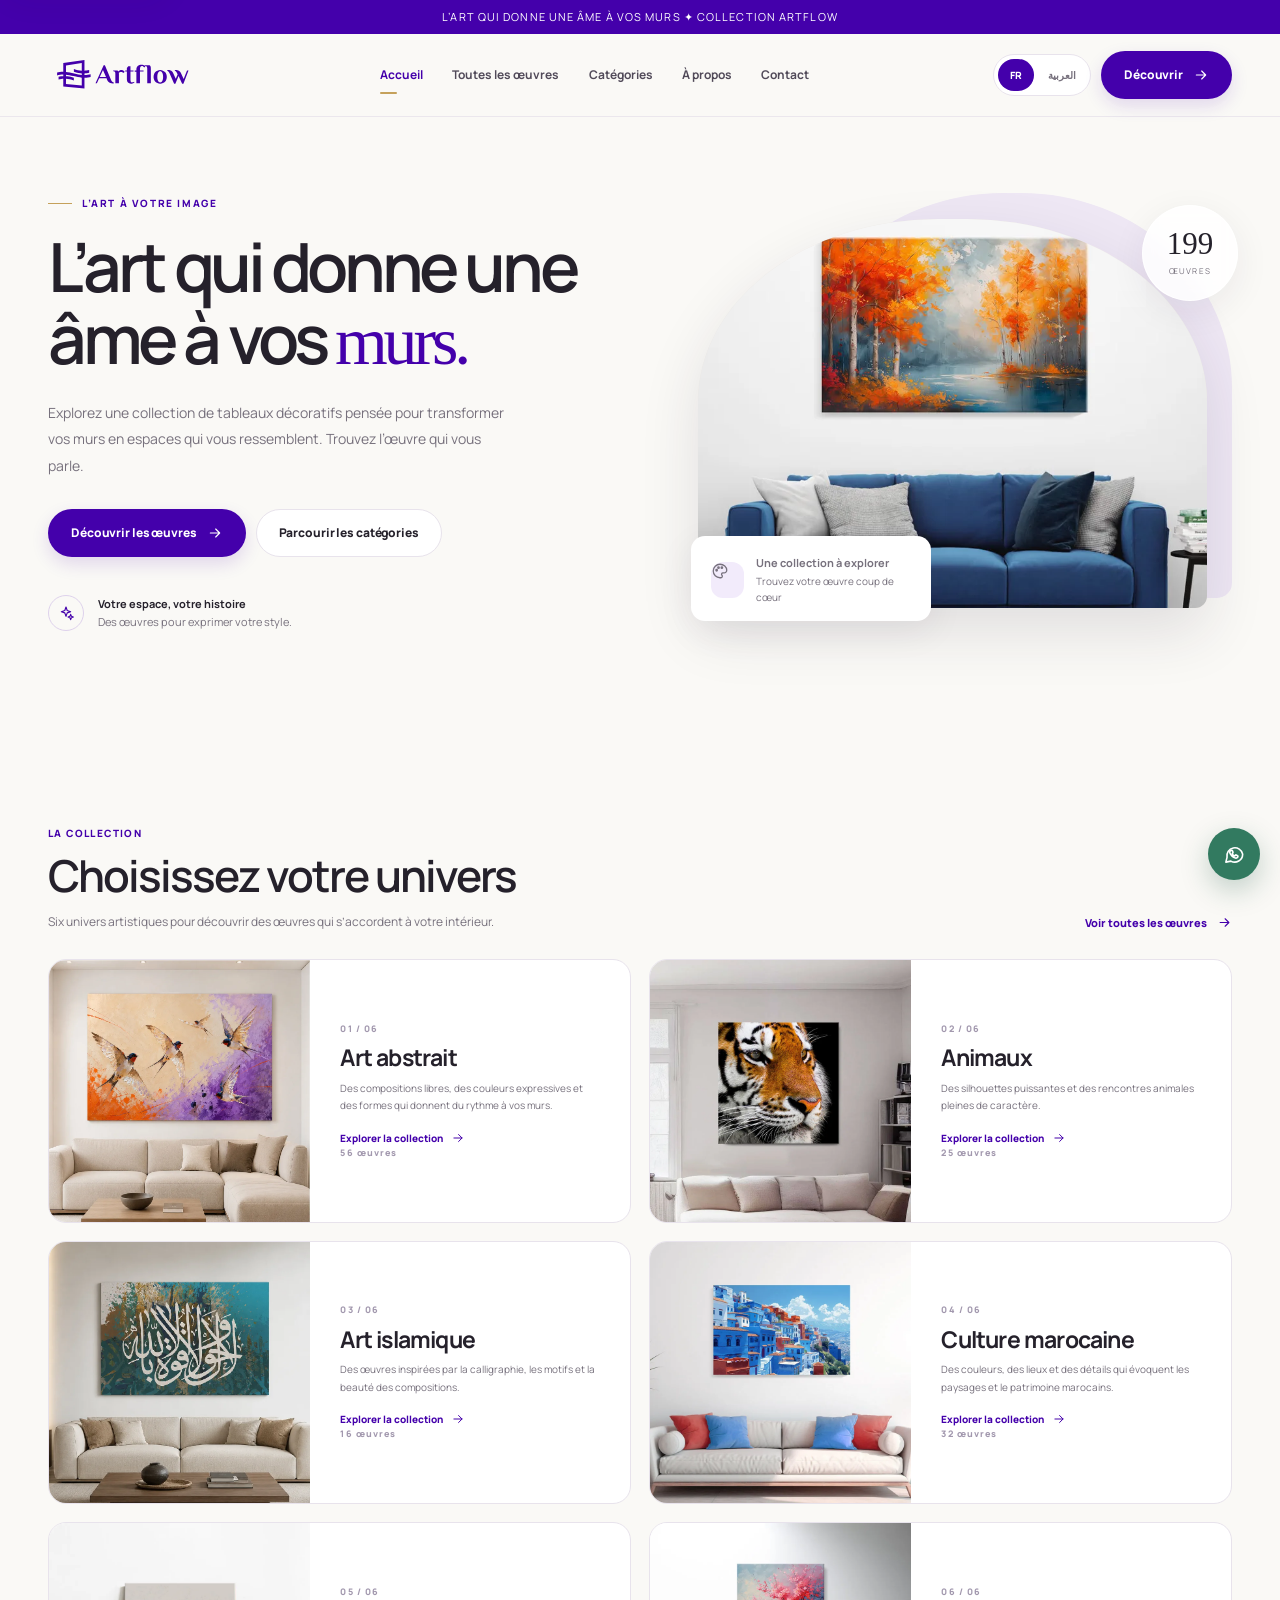
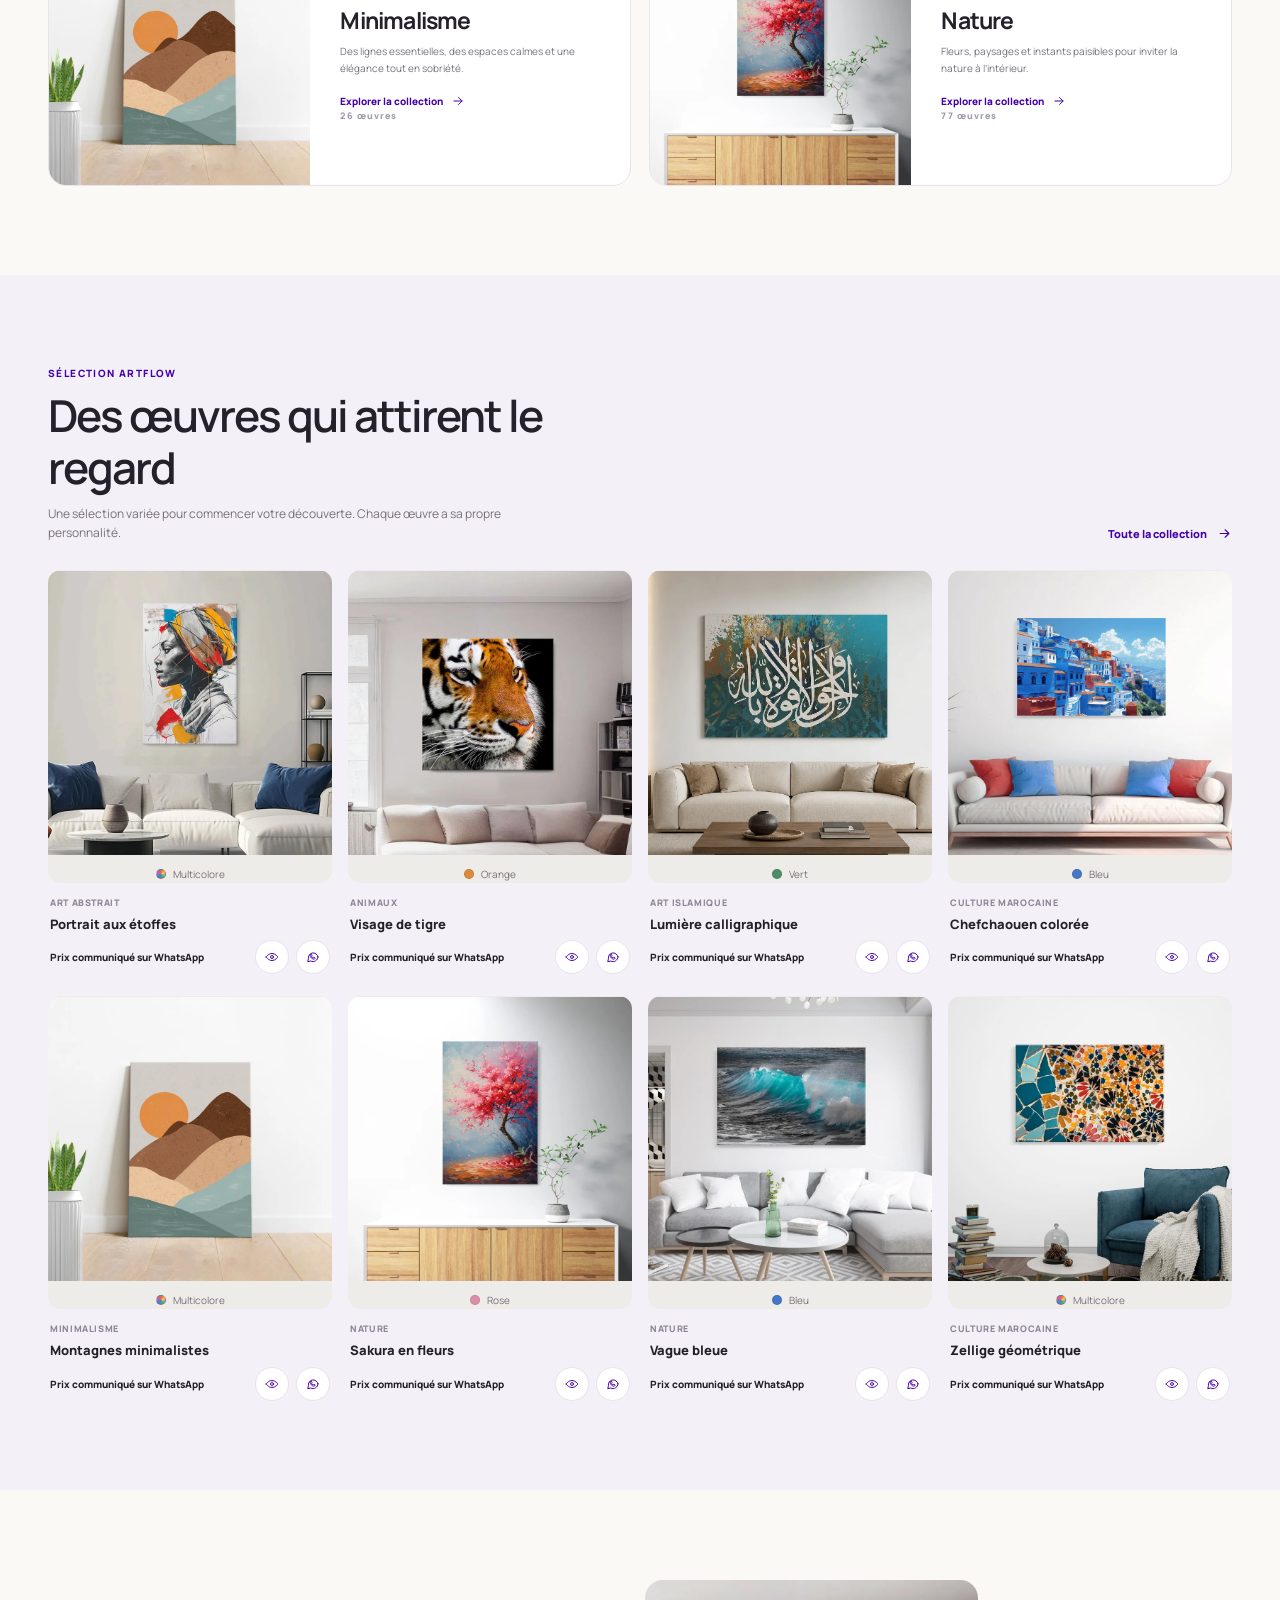
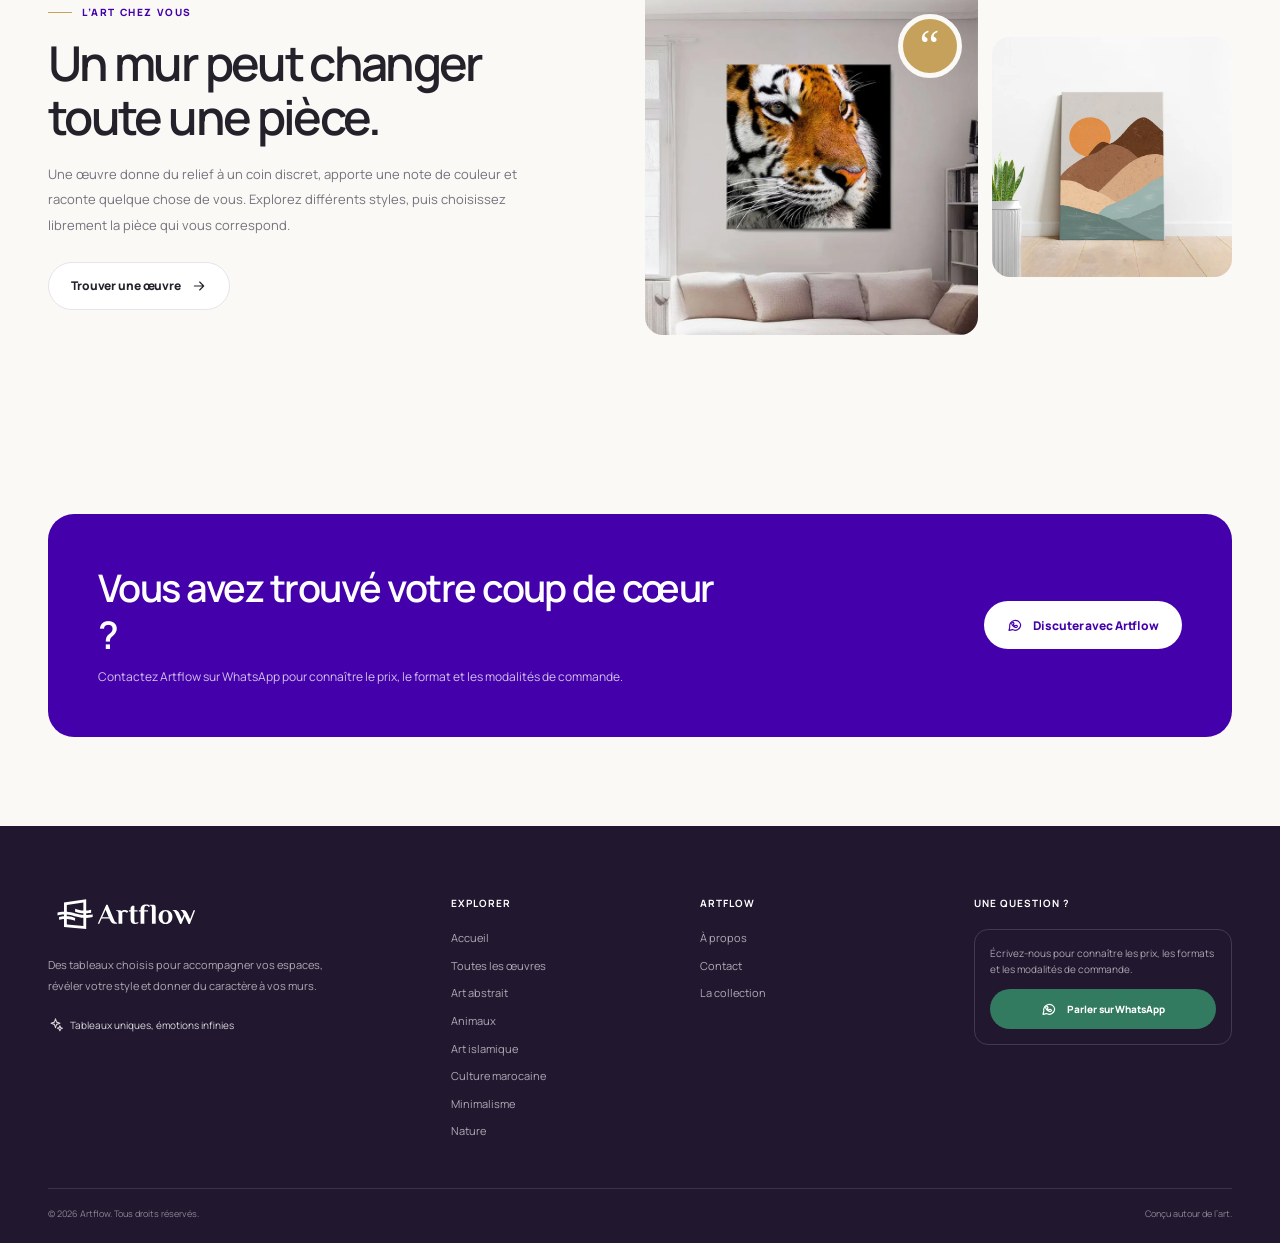
<file: index.html>
<!doctype html>
<html lang="fr" dir="ltr">
<head>
  <meta charset="utf-8">
  <meta name="viewport" content="width=device-width, initial-scale=1">
  <meta name="theme-color" content="#faf9f6">
  <meta name="description" content="Découvrez la collection Artflow : des tableaux décoratifs pour donner une âme à vos murs. Explorez les œuvres et commandez via WhatsApp.">
  <meta property="og:type" content="website">
  <meta property="og:title" content="Artflow — Tableaux uniques, émotions infinies">
  <meta property="og:description" content="Des œuvres pour faire vibrer vos murs.">
  <meta property="og:image" content="assets/brand/artflow-logo.svg">
  <link rel="icon" type="image/svg+xml" href="assets/brand/favicon.svg">
  <link rel="preconnect" href="https://fonts.googleapis.com">
  <link rel="preconnect" href="https://fonts.gstatic.com" crossorigin>
  <link href="https://fonts.googleapis.com/css2?family=Alexandria:wght@300;400;500;600;700&family=Manrope:wght@400;500;600;700;800&display=swap" rel="stylesheet">
  <link rel="stylesheet" href="styles.css">
  <title>Artflow — Tableaux uniques, émotions infinies</title>
  <script defer src="app.js"></script>
</head>
<body>
  <a class="skip-link" id="skip-link" href="#main-content">Passer au contenu</a>
  <div id="app" aria-live="off"><div class="initial-loading" aria-label="Chargement du catalogue"><span class="loading-mark">A</span><span>Artflow</span></div></div>
  <noscript>Artflow nécessite JavaScript pour afficher le catalogue et ses filtres.</noscript>
</body>
</html>
</file>
<file: styles.css>
:root{--paper:#FAF9F6;--surface:#FFF;--ink:#25212B;--muted:#77717D;--line:#E8E3EC;--purple:#4400AB;--purple-dark:#350085;--purple-soft:#F2EBFB;--gold:#C5A15B;--sand:#F2EEE8;--green:#327A60;--radius-sm:10px;--radius:18px;--radius-lg:26px;--radius-xl:34px;--shadow-soft:0 10px 36px rgba(42,30,58,.07);--shadow-float:0 24px 60px rgba(42,30,58,.12);--container:1240px;--gutter:clamp(18px,4vw,48px);--ease:cubic-bezier(.2,.7,.25,1)}
*{box-sizing:border-box}html{scroll-behavior:smooth;background:var(--paper)}body{margin:0;color:var(--ink);background:var(--paper);font-family:Manrope,"Segoe UI",Arial,sans-serif;font-size:15px;line-height:1.6;text-rendering:optimizeLegibility;-webkit-font-smoothing:antialiased}body[dir=rtl],html[dir=rtl] body{font-family:Alexandria,Tahoma,Arial,sans-serif}body[dir=rtl] .latin,body[dir=rtl] .price,body[dir=rtl] .phone,body[dir=rtl] .ltr{direction:ltr;unicode-bidi:isolate}img{display:block;max-width:100%}a{color:inherit;text-decoration:none}button,input,select{font:inherit}button,a,input,select{-webkit-tap-highlight-color:transparent}button{color:inherit}button:focus-visible,a:focus-visible,input:focus-visible,select:focus-visible{outline:3px solid rgba(68,0,171,.35);outline-offset:3px}::selection{background:rgba(68,0,171,.16)}
.skip-link{position:fixed;z-index:1000;top:8px;left:8px;padding:10px 14px;background:#fff;border-radius:9px;transform:translateY(-150%);box-shadow:var(--shadow-soft)}.skip-link:focus{transform:translateY(0)}.container{width:min(calc(100% - (var(--gutter)*2)),var(--container));margin-inline:auto}.initial-loading{min-height:100vh;display:flex;flex-direction:column;align-items:center;justify-content:center;gap:12px;color:var(--muted);font-weight:700;letter-spacing:.12em;text-transform:uppercase}.loading-mark{width:52px;height:52px;border-radius:17px 17px 17px 5px;display:grid;place-items:center;background:var(--purple);color:#fff;font-size:27px;letter-spacing:0}
.announcement{background:var(--purple);color:#fff;font-size:11px;letter-spacing:.1em;text-transform:uppercase;text-align:center;padding:8px 18px}.site-header{position:relative;z-index:30;background:rgba(250,249,246,.93);backdrop-filter:blur(16px);border-bottom:1px solid rgba(232,227,236,.82)}.header-inner{min-height:82px;display:flex;align-items:center;justify-content:space-between;gap:24px}.brand-lockup{display:inline-flex;align-items:center;min-width:140px;flex-shrink:0}.brand-logo{width:148px;max-height:54px;object-fit:contain;object-position:left center}body[dir=rtl] .brand-logo{object-position:right center}.main-nav{display:flex;align-items:center;justify-content:center;gap:clamp(16px,2.3vw,30px);margin-inline:auto}.main-nav a{color:#514A59;font-size:12px;font-weight:700;position:relative;white-space:nowrap;transition:color .2s ease}.main-nav a:hover,.main-nav a[aria-current=page]{color:var(--purple)}.main-nav a[aria-current=page]:after{content:"";position:absolute;width:17px;height:2px;bottom:-10px;left:0;border-radius:4px;background:var(--gold)}body[dir=rtl] .main-nav a[aria-current=page]:after{left:auto;right:0}.header-actions{display:flex;align-items:center;gap:10px;flex-shrink:0}.language-switch{display:flex;align-items:center;gap:4px;padding:4px;border:1px solid var(--line);border-radius:999px;background:#fff}.language-switch button{border:0;background:transparent;color:var(--muted);font-size:10px;font-weight:800;padding:8px 10px;border-radius:999px;cursor:pointer;min-width:36px}.language-switch button.is-active{color:#fff;background:var(--purple)}.icon-button{border:1px solid var(--line);background:#fff;border-radius:50%;width:42px;height:42px;display:inline-grid;place-items:center;cursor:pointer;transition:transform .2s ease,border-color .2s ease,background .2s ease}.icon-button:hover{transform:translateY(-2px);border-color:#c5b4df}.icon-button svg{width:18px;height:18px}.menu-toggle{display:none}
.button{display:inline-flex;align-items:center;justify-content:center;gap:10px;min-height:48px;padding:0 22px;border:1px solid transparent;border-radius:999px;cursor:pointer;font-size:12px;font-weight:800;letter-spacing:-.01em;white-space:nowrap;transition:background .2s ease,color .2s ease,border-color .2s ease,transform .2s ease,box-shadow .2s ease}.button svg{width:16px;height:16px;flex-shrink:0}.button:hover{transform:translateY(-2px)}.button-primary{color:#fff;background:var(--purple);box-shadow:0 7px 18px rgba(68,0,171,.14)}.button-primary:hover{background:var(--purple-dark);box-shadow:0 10px 24px rgba(68,0,171,.19)}.button-secondary{color:var(--ink);background:#fff;border-color:var(--line)}.button-secondary:hover{border-color:#c2acd9;background:#fbf9fe}.button-quiet{background:transparent;color:var(--purple);padding-inline:12px}.button-quiet:hover{background:var(--purple-soft)}.button-whatsapp{background:var(--green);color:#fff}.button-whatsapp:hover{background:#28674f}main{min-height:60vh}
.hero{padding-block:clamp(40px,6vw,82px) clamp(64px,8vw,105px);overflow:hidden}.hero-grid{display:grid;grid-template-columns:minmax(0,1.02fr) minmax(400px,.98fr);align-items:center;gap:clamp(38px,7vw,100px)}.eyebrow{color:var(--purple);font-size:10px;line-height:1.5;letter-spacing:.16em;text-transform:uppercase;font-weight:800;display:flex;align-items:center;gap:10px}.eyebrow:before{content:"";display:block;width:24px;height:1px;background:var(--gold)}body[dir=rtl] .eyebrow{letter-spacing:0}.hero h1{font-size:clamp(40px,5.3vw,70px);line-height:1.06;letter-spacing:-.065em;font-weight:600;margin:20px 0 22px;max-width:640px}.hero h1 em{color:var(--purple);font-style:normal;font-family:Georgia,"Times New Roman",serif;font-weight:500;letter-spacing:-.06em}body[dir=rtl] .hero h1{letter-spacing:-.025em;line-height:1.35;font-weight:500}body[dir=rtl] .hero h1 em{font-family:Alexandria,Tahoma,sans-serif;font-weight:600}.hero-copy{max-width:470px;color:var(--muted);font-size:14px;line-height:1.9;margin:0 0 29px}body[dir=rtl] .hero-copy{font-size:13px}.hero-actions{display:flex;align-items:center;gap:10px;flex-wrap:wrap}.hero-note{display:flex;gap:14px;align-items:center;margin-top:38px;color:var(--muted);font-size:11px}.hero-note .note-mark{display:grid;place-items:center;width:36px;height:36px;border:1px solid #ded2ec;border-radius:50%;color:var(--purple);flex-shrink:0}.hero-note svg{width:16px;height:16px}.hero-note strong{color:var(--ink);display:block;font-size:11px;margin-bottom:1px}.hero-visual{min-height:440px;position:relative;isolation:isolate}.hero-visual:before{content:"";position:absolute;z-index:-1;top:0;right:0;width:82%;height:92%;border-radius:48% 48% 15px 15px;background:#EEE7F4}body[dir=rtl] .hero-visual:before{right:auto;left:0}.hero-image-frame{position:absolute;inset:26px 25px 25px 2px;border-radius:47% 47% 12px 12px;overflow:hidden;background:#ece8e2;box-shadow:var(--shadow-float)}body[dir=rtl] .hero-image-frame{inset:26px 2px 25px 25px}.hero-image-frame img{width:100%;height:100%;object-fit:cover;object-position:center;transition:transform .8s var(--ease)}.hero-image-frame:hover img{transform:scale(1.035)}.hero-stamp{position:absolute;bottom:12px;left:-5px;background:#fff;padding:16px 20px;border-radius:14px;box-shadow:var(--shadow-soft);display:flex;align-items:center;gap:12px;max-width:240px}body[dir=rtl] .hero-stamp{left:auto;right:-5px}.stamp-icon{width:36px;height:36px;border-radius:12px;background:var(--purple-soft);color:var(--purple);display:grid;place-items:center}.stamp-icon svg{width:18px;height:18px}.hero-stamp strong{font-size:11px;display:block}.hero-stamp span{font-size:10px;color:var(--muted);display:block;margin-top:2px}.hero-counter{position:absolute;top:12px;right:-6px;border:1px solid rgba(255,255,255,.85);width:96px;height:96px;border-radius:50%;display:flex;flex-direction:column;align-items:center;justify-content:center;background:rgba(255,255,255,.84);box-shadow:var(--shadow-soft);backdrop-filter:blur(8px)}body[dir=rtl] .hero-counter{right:auto;left:-6px}.hero-counter strong{font-family:Georgia,serif;font-size:31px;line-height:1;font-weight:500}.hero-counter span{text-transform:uppercase;font-size:8px;letter-spacing:.13em;color:var(--muted);margin-top:6px}
.section{padding-block:clamp(54px,7vw,92px)}.section-muted{background:#F3F0F7}.section-heading{display:flex;align-items:end;justify-content:space-between;gap:24px;margin-bottom:28px}.section-heading .heading-copy{max-width:620px}.section-kicker{color:var(--purple);font-size:10px;text-transform:uppercase;letter-spacing:.14em;font-weight:800;margin-bottom:9px}.section-heading h2{font-size:clamp(29px,3.7vw,44px);line-height:1.18;letter-spacing:-.045em;font-weight:600;margin:0}body[dir=rtl] .section-heading h2{letter-spacing:0}.section-heading p{color:var(--muted);font-size:12px;margin:10px 0 0;max-width:520px}.text-link{color:var(--purple);display:inline-flex;gap:10px;align-items:center;font-size:11px;font-weight:800;white-space:nowrap}.text-link svg{width:15px;height:15px;transition:transform .2s ease}.text-link:hover svg{transform:translateX(4px)}body[dir=rtl] .text-link:hover svg{transform:translateX(-4px)}
.category-grid{display:grid;grid-template-columns:repeat(2,minmax(0,1fr));gap:18px}.category-card{min-height:190px;display:flex;align-items:stretch;overflow:hidden;border:1px solid var(--line);border-radius:var(--radius);background:#fff;transition:transform .25s var(--ease),box-shadow .25s ease,border-color .25s ease}.category-card:hover{transform:translateY(-4px);border-color:#d7c9e7;box-shadow:var(--shadow-soft)}.category-card-media{width:45%;flex:0 0 45%;min-height:190px;background:#eeeae5;overflow:hidden}.category-card-media img{width:100%;height:100%;object-fit:cover;transition:transform .6s var(--ease)}.category-card:hover .category-card-media img{transform:scale(1.045)}.category-card-content{display:flex;flex-direction:column;align-items:flex-start;justify-content:center;flex:1;padding:clamp(18px,2.4vw,30px)}.category-count{color:#a298ae;font-size:9px;letter-spacing:.12em;font-weight:800}.category-card h3{margin:8px 0;font-size:clamp(17px,2vw,23px);letter-spacing:-.035em;line-height:1.2;font-weight:700}.category-card p{color:var(--muted);margin:0 0 15px;font-size:10px;line-height:1.75;max-width:270px}.category-go{display:inline-flex;gap:8px;align-items:center;color:var(--purple);font-size:10px;font-weight:800}.category-go svg{width:14px;height:14px}body[dir=rtl] .category-card-content{align-items:flex-start}
.art-grid{display:grid;grid-template-columns:repeat(4,minmax(0,1fr));gap:22px 16px}.art-card{min-width:0;border-radius:13px;transition:transform .25s var(--ease)}.art-card:hover{transform:translateY(-3px)}.art-card-media{position:relative;overflow:hidden;border-radius:13px;background:#EEECE8;aspect-ratio:4/4.4;display:grid;place-items:center}.art-card-media img{width:100%;height:100%;object-fit:contain;transition:transform .55s var(--ease)}.art-card:hover .art-card-media img{transform:scale(1.025)}.art-card-body{padding:13px 2px 0}.art-card-category{color:#8c8495;font-size:9px;text-transform:uppercase;letter-spacing:.07em;font-weight:800;display:block;margin-bottom:5px}.art-card-title{font-size:13px;font-weight:800;line-height:1.42;margin:0 0 7px;overflow-wrap:anywhere}.art-card-footer{display:flex;align-items:center;justify-content:space-between;gap:8px;color:var(--muted);font-size:10px}.art-card-price{color:var(--ink);font-weight:800}.art-card-actions{display:flex;align-items:center;gap:7px}.art-card-action{display:inline-grid;place-items:center;width:34px;height:34px;border-radius:50%;background:#fff;border:1px solid var(--line);color:var(--purple);transition:background .2s ease,color .2s ease,border-color .2s ease}.art-card-action:hover{background:var(--purple);color:#fff;border-color:var(--purple)}.art-card-action svg{width:14px;height:14px}.art-card-label{display:flex;align-items:center;gap:7px;color:var(--muted);font-size:10px;margin-top:10px}.color-dot{width:10px;height:10px;display:inline-block;border:1px solid rgba(0,0,0,.1);border-radius:50%;flex-shrink:0}.color-dot[data-multi=true]{background:conic-gradient(#eb5e55,#f7c948,#4aa887,#477ed1,#a56acb,#eb5e55)}.badge-soft{display:inline-flex;align-items:center;border-radius:999px;padding:6px 10px;color:var(--purple);background:#F0E8F9;font-size:9px;font-weight:800}
.editorial-grid{display:grid;grid-template-columns:.94fr 1.06fr;gap:clamp(32px,6vw,84px);align-items:center}.editorial-copy h2{font-size:clamp(32px,4vw,48px);line-height:1.13;letter-spacing:-.055em;font-weight:600;margin:16px 0 18px}.editorial-copy p{font-size:13px;color:var(--muted);line-height:1.95;margin:0 0 24px;max-width:480px}.editorial-art{min-height:350px;position:relative;display:grid;grid-template-columns:1fr .72fr;gap:14px;align-items:center}.editorial-art figure{margin:0;overflow:hidden;background:#e9e4dd;border-radius:var(--radius)}.editorial-art figure:first-child{height:355px}.editorial-art figure:last-child{height:270px;transform:translateY(35px)}.editorial-art img{width:100%;height:100%;object-fit:cover}.quote-mark{position:absolute;z-index:2;left:43%;top:34px;background:var(--gold);color:#fff;border:5px solid var(--paper);width:64px;height:64px;border-radius:50%;display:grid;place-items:center;font:44px/1 Georgia,serif}body[dir=rtl] .quote-mark{left:auto;right:43%}.cta-strip{background:var(--purple);color:#fff;border-radius:var(--radius-lg);padding:clamp(28px,4.5vw,50px);display:flex;align-items:center;justify-content:space-between;gap:24px}.cta-strip h2{margin:0;max-width:620px;font-size:clamp(24px,3.4vw,38px);line-height:1.23;letter-spacing:-.04em;font-weight:600}.cta-strip p{color:rgba(255,255,255,.76);margin:10px 0 0;max-width:550px;font-size:12px}.cta-strip .button{flex-shrink:0;background:#fff;color:var(--purple)}.cta-strip .button:hover{background:#f3ebff}
.page-top{padding:clamp(36px,5vw,64px) 0 23px}.breadcrumbs{display:flex;align-items:center;gap:8px;color:var(--muted);font-size:10px;margin-bottom:19px;flex-wrap:wrap}.breadcrumbs a:hover{color:var(--purple)}.breadcrumbs svg{width:12px;height:12px;opacity:.6}.page-title-row{display:flex;align-items:end;justify-content:space-between;gap:24px}.page-title-row h1{margin:0;font-size:clamp(34px,4.5vw,55px);line-height:1.1;letter-spacing:-.055em;font-weight:600}body[dir=rtl] .page-title-row h1{letter-spacing:0;line-height:1.4}.page-title-row p{max-width:660px;margin:11px 0 0;color:var(--muted);font-size:12px;line-height:1.9}.results-count{font-size:11px;color:var(--muted);white-space:nowrap;padding-bottom:6px}.catalog-area{padding:18px 0 82px}.catalog-toolbar{background:#fff;border:1px solid var(--line);border-radius:16px;padding:12px;display:grid;grid-template-columns:minmax(0,1fr) auto auto;gap:10px;align-items:center;margin-bottom:16px}.search-control{display:flex;align-items:center;gap:10px;border:1px solid var(--line);border-radius:11px;background:#FCFBFD;min-height:46px;padding:0 13px;min-width:0}.search-control svg{width:18px;height:18px;color:#898091;flex-shrink:0}.search-control input{width:100%;min-width:0;color:var(--ink);border:0;outline:0;background:transparent;font-size:12px}.search-control input::placeholder{color:#9b94a4}.clear-search{border:0;background:transparent;color:#8b8196;cursor:pointer;padding:5px;display:grid;place-items:center}.clear-search svg{width:14px;height:14px}.toolbar-select{display:flex;align-items:center;gap:9px;color:var(--muted);font-size:10px;white-space:nowrap}.toolbar-select select{max-width:150px;color:var(--ink);border:1px solid var(--line);border-radius:10px;background:#fff;padding:11px 12px;font-size:11px;cursor:pointer}.filter-trigger{min-height:46px;display:inline-flex;gap:10px;align-items:center;justify-content:center;border:1px solid var(--line);border-radius:11px;background:#fff;padding:0 16px;font-size:11px;font-weight:800;cursor:pointer;white-space:nowrap}.filter-trigger:hover{border-color:#c4b1dd;background:#fbf8ff}.filter-trigger svg{width:16px;height:16px;color:var(--purple)}.filter-count{display:inline-grid;place-items:center;border-radius:50%;min-width:18px;height:18px;padding-inline:4px;background:var(--purple);color:#fff;font-size:9px}.active-filters{display:flex;align-items:center;gap:8px;flex-wrap:wrap;margin:0 0 21px}.filter-chip{display:inline-flex;align-items:center;gap:7px;border:1px solid #ded0ef;color:var(--purple);background:#f7f2fc;border-radius:999px;padding:6px 10px;font-size:10px;font-weight:700}.filter-chip button{border:0;cursor:pointer;padding:0;display:grid;place-items:center;background:transparent;color:inherit}.filter-chip svg{width:12px;height:12px}.clear-filters{border:0;background:transparent;color:var(--muted);cursor:pointer;font-size:10px;text-decoration:underline;text-underline-offset:3px;padding:6px}.catalog-results-line{display:flex;align-items:center;justify-content:space-between;gap:14px;margin:0 0 18px}.catalog-results-line strong{font-size:11px;font-weight:800}.catalog-results-line span{font-size:10px;color:var(--muted)}.catalog-grid{display:grid;grid-template-columns:repeat(4,minmax(0,1fr));gap:26px 17px}.catalog-grid .art-card-media{aspect-ratio:4/4.3}.load-more-row{text-align:center;padding-top:36px}.load-more-row .button{min-width:190px}.empty-state{border:1px dashed #d6cada;border-radius:var(--radius);padding:55px 22px;text-align:center;background:rgba(255,255,255,.55)}.empty-state .empty-icon{width:48px;height:48px;margin:0 auto 15px;display:grid;place-items:center;border-radius:15px;color:var(--purple);background:var(--purple-soft)}.empty-state svg{width:20px;height:20px}.empty-state h2{margin:0 0 7px;font-size:22px}.empty-state p{margin:0 0 20px;color:var(--muted);font-size:12px}
.detail-layout{display:grid;grid-template-columns:minmax(0,1.03fr) minmax(340px,.97fr);gap:clamp(32px,6vw,84px);align-items:start;padding-bottom:82px}.detail-artwork{background:#eeeae5;border-radius:var(--radius-lg);overflow:hidden;display:flex;align-items:center;justify-content:center;min-height:420px;position:relative}.detail-artwork img{width:100%;max-height:720px;object-fit:contain}.detail-image-caption{position:absolute;bottom:16px;left:16px;background:rgba(255,255,255,.9);backdrop-filter:blur(10px);padding:7px 11px;border-radius:999px;font-size:9px;color:#61596b}body[dir=rtl] .detail-image-caption{left:auto;right:16px}.detail-info{padding-top:10px}.detail-info h1{font-size:clamp(31px,4.2vw,50px);letter-spacing:-.055em;line-height:1.15;font-weight:600;margin:15px 0 16px}body[dir=rtl] .detail-info h1{letter-spacing:0;line-height:1.4}.detail-lede{color:var(--muted);font-size:12px;line-height:1.9;max-width:540px;margin:0 0 26px}.detail-price-block{border-top:1px solid var(--line);border-bottom:1px solid var(--line);padding:20px 0;margin-bottom:20px;display:flex;justify-content:space-between;align-items:center;gap:20px}.detail-price-label{color:var(--muted);font-size:10px;margin-bottom:5px}.detail-price{font-size:22px;font-weight:800;letter-spacing:-.03em}.detail-price-note{color:var(--muted);font-size:10px;text-align:end;max-width:170px}.detail-meta{display:grid;grid-template-columns:1fr 1fr;gap:12px;margin:0 0 24px}.detail-meta-item{padding:14px;border-radius:12px;background:#f3f0f6}.detail-meta-label{color:var(--muted);font-size:9px;margin-bottom:6px}.detail-meta-value{font-size:11px;font-weight:800;display:flex;align-items:center;gap:8px}.detail-categories{display:flex;flex-wrap:wrap;gap:8px;margin-bottom:26px}.category-pill{border:1px solid var(--line);background:white;border-radius:999px;padding:7px 11px;font-size:10px;font-weight:700}.category-pill:hover{border-color:#cbb9e1;color:var(--purple)}.detail-actions{display:grid;grid-template-columns:minmax(0,1fr) auto;gap:9px}.detail-actions .button{min-height:54px}.detail-trust{margin-top:18px;display:flex;align-items:start;gap:9px;color:var(--muted);font-size:10px;line-height:1.75}.detail-trust svg{color:var(--green);width:15px;height:15px;flex-shrink:0;margin-top:2px}.related-section{border-top:1px solid var(--line)}.about-hero{padding-block:clamp(40px,6vw,80px)}.about-grid{display:grid;grid-template-columns:1fr 1fr;gap:clamp(30px,7vw,96px);align-items:center}.about-grid h1{font-size:clamp(42px,6vw,70px);letter-spacing:-.065em;line-height:1.05;font-weight:600;margin:17px 0 22px}body[dir=rtl] .about-grid h1{letter-spacing:0;line-height:1.4}.about-grid p{color:var(--muted);font-size:13px;line-height:2}.about-image{height:clamp(330px,42vw,540px);border-radius:48% 48% 14px 14px;overflow:hidden;background:#eeeae5}.about-image img{width:100%;height:100%;object-fit:cover}.about-values{display:grid;grid-template-columns:repeat(3,minmax(0,1fr));gap:18px}.value-card{border:1px solid var(--line);border-radius:var(--radius);padding:23px;background:#fff}.value-card-icon{width:38px;height:38px;display:grid;place-items:center;background:var(--purple-soft);color:var(--purple);border-radius:12px;margin-bottom:16px}.value-card-icon svg{width:18px;height:18px}.value-card h3{margin:0 0 8px;font-size:14px}.value-card p{color:var(--muted);margin:0;font-size:11px;line-height:1.8}.not-found{min-height:50vh;display:grid;place-items:center;text-align:center;padding:50px 20px}.not-found h1{font-size:clamp(34px,4vw,52px);margin:0 0 10px}.not-found p{color:var(--muted);margin:0 0 22px}
.site-footer{padding:64px 0 22px;background:#21172F;color:#fff}.footer-main{display:grid;grid-template-columns:1.4fr .8fr .9fr 1fr;gap:42px;padding-bottom:48px}.footer-brand-logo{width:155px;height:50px;object-fit:contain;object-position:left center;filter:brightness(0) invert(1)}body[dir=rtl] .footer-brand-logo{object-position:right center}.footer-brand p{max-width:290px;color:rgba(255,255,255,.63);font-size:11px;line-height:1.9;margin:15px 0 18px}.footer-social-note{display:inline-flex;align-items:center;gap:7px;color:rgba(255,255,255,.83);font-size:10px}.footer-social-note svg{width:15px;height:15px}.footer-col h3{color:#fff;font-size:10px;letter-spacing:.1em;text-transform:uppercase;margin:5px 0 18px}body[dir=rtl] .footer-col h3{letter-spacing:0}.footer-links{display:flex;flex-direction:column;align-items:flex-start;gap:10px}.footer-links a{color:rgba(255,255,255,.64);font-size:11px;transition:color .2s ease}.footer-links a:hover{color:#fff}.footer-contact-card{border:1px solid rgba(255,255,255,.15);border-radius:14px;padding:15px}.footer-contact-card p{color:rgba(255,255,255,.62);font-size:10px;margin:0 0 12px}.footer-contact-card .button{min-height:40px;width:100%;font-size:10px;padding-inline:12px}.footer-bottom{border-top:1px solid rgba(255,255,255,.12);padding-top:18px;display:flex;align-items:center;justify-content:space-between;gap:15px;color:rgba(255,255,255,.48);font-size:9px}.footer-bottom a{color:rgba(255,255,255,.68)}.whatsapp-float{position:fixed;z-index:25;bottom:20px;right:20px;width:52px;height:52px;border-radius:50%;display:grid;place-items:center;color:#fff;background:var(--green);box-shadow:0 10px 28px rgba(22,84,59,.25);transition:transform .2s ease}body[dir=rtl] .whatsapp-float{right:auto;left:20px}.whatsapp-float:hover{transform:translateY(-3px) scale(1.025)}.whatsapp-float svg{width:23px;height:23px}
.dialog-backdrop{position:fixed;inset:0;z-index:80;display:flex;align-items:center;justify-content:center;padding:24px;background:rgba(29,22,39,.48);backdrop-filter:blur(5px)}.filter-dialog{width:min(650px,100%);max-height:min(80vh,760px);overflow:hidden;display:flex;flex-direction:column;background:var(--paper);border-radius:22px;box-shadow:0 24px 80px rgba(18,12,25,.26)}.filter-dialog-header{padding:23px 25px;border-bottom:1px solid var(--line);display:flex;align-items:center;justify-content:space-between;gap:18px}.filter-dialog-header h2{margin:0;font-size:22px}.filter-dialog-header p{margin:4px 0 0;color:var(--muted);font-size:10px}.filter-dialog-body{padding:22px 25px;overflow:auto}.filter-group+.filter-group{margin-top:24px;padding-top:22px;border-top:1px solid var(--line)}.filter-group h3{font-size:12px;margin:0 0 13px}.filter-options{display:grid;grid-template-columns:repeat(3,minmax(0,1fr));gap:9px}.filter-option{display:flex;align-items:center;gap:8px;padding:10px 11px;background:#fff;border:1px solid var(--line);border-radius:10px;min-height:42px;cursor:pointer;font-size:10px}.filter-option:has(input:checked){border-color:#9e7dca;background:#f7f2fc;color:var(--purple)}.filter-option input{accent-color:var(--purple);width:15px;height:15px;margin:0}.filter-option .count{margin-inline-start:auto;color:#9b92a6;font-size:9px}.color-options{display:grid;grid-template-columns:repeat(3,minmax(0,1fr));gap:9px}.color-option{display:flex;align-items:center;gap:9px;min-height:43px;border:1px solid var(--line);border-radius:10px;padding:8px 10px;background:#fff;cursor:pointer;text-align:start}.color-option.is-selected{border-color:#9e7dca;background:#f7f2fc;color:var(--purple)}.color-option .color-dot{width:16px;height:16px}.color-option span:last-child{flex:1;font-size:10px;font-weight:700}.filter-dialog-footer{border-top:1px solid var(--line);padding:16px 25px;display:flex;align-items:center;justify-content:space-between;gap:14px;background:#fff}.filter-dialog-footer .result-text{color:var(--muted);font-size:10px}.filter-dialog-footer-actions{display:flex;align-items:center;gap:8px}.filter-dialog-footer .button{min-height:42px;padding-inline:17px}body.dialog-open{overflow:hidden}
@media(min-width:1450px){.hero{padding-top:85px}}@media(max-width:1100px){:root{--container:1000px}.header-inner{gap:16px}.brand-logo{width:130px}.main-nav{gap:16px}.main-nav a{font-size:11px}.header-actions .button{padding-inline:15px}.hero-grid{gap:44px;grid-template-columns:minmax(0,1fr) minmax(320px,.9fr)}.hero-visual{min-height:405px}.catalog-grid,.art-grid{grid-template-columns:repeat(3,minmax(0,1fr))}.footer-main{grid-template-columns:1.2fr .8fr .8fr}.footer-contact-col{grid-column:1/-1;max-width:380px}}
@media(max-width:780px){:root{--gutter:20px}.announcement{font-size:9px;padding:7px 12px}.header-inner{min-height:70px;gap:10px}.brand-lockup{min-width:0}.brand-logo{width:119px;max-height:44px}.main-nav{display:none;position:absolute;top:calc(100% + 1px);left:0;right:0;margin:0;padding:17px var(--gutter) 22px;background:var(--paper);border-bottom:1px solid var(--line);box-shadow:0 15px 25px rgba(30,21,40,.08);align-items:stretch;flex-direction:column;gap:0}.main-nav.is-open{display:flex}.main-nav a{font-size:12px;padding:13px 2px;border-bottom:1px solid rgba(232,227,236,.75)}.main-nav a:last-child{border-bottom:0}.main-nav a[aria-current=page]:after{display:none}.header-actions{gap:7px}.header-actions .button{display:none}.language-switch{padding:3px}.language-switch button{font-size:9px;padding:7px 8px;min-width:32px}.menu-toggle{display:inline-grid;width:40px;height:40px}.hero{padding-block:34px 58px}.hero-grid{display:flex;flex-direction:column;align-items:stretch;gap:30px}.hero-copy{max-width:540px;font-size:12px}.hero h1{font-size:clamp(39px,8vw,56px);max-width:580px;margin-block:16px 18px}.hero-note{margin-top:24px}.hero-visual{min-height:390px;width:min(100%,520px);align-self:center}.hero-visual:before{width:87%}.hero-image-frame{inset:20px 20px 18px 0}body[dir=rtl] .hero-image-frame{inset:20px 0 18px 20px}.hero-stamp{left:-2px;bottom:0}body[dir=rtl] .hero-stamp{left:auto;right:-2px}.hero-counter{width:82px;height:82px;right:-2px;top:7px}body[dir=rtl] .hero-counter{right:auto;left:-2px}.hero-counter strong{font-size:27px}.section{padding-block:55px}.section-heading{align-items:start;gap:15px;flex-direction:column;margin-bottom:22px}.section-heading h2{font-size:32px}.section-heading p{font-size:11px}.category-grid{grid-template-columns:1fr;gap:12px}.category-card{min-height:142px}.category-card-media{min-height:142px;width:39%;flex-basis:39%}.category-card-content{padding:15px 16px}.category-card h3{font-size:16px;margin:6px 0}.category-card p{font-size:9px;line-height:1.6;margin-bottom:9px}.category-go{font-size:9px}.art-grid{grid-template-columns:repeat(2,minmax(0,1fr));gap:20px 12px}.art-card-media{aspect-ratio:4/4.65}.art-card-body{padding-top:10px}.art-card-title{font-size:11px}.art-card-category{font-size:8px}.art-card-footer{align-items:center;font-size:9px}.art-card-action{width:31px;height:31px}.editorial-grid{grid-template-columns:1fr;gap:26px}.editorial-copy h2{font-size:34px}.editorial-copy p{font-size:12px}.editorial-art{min-height:310px}.editorial-art figure:first-child{height:300px}.editorial-art figure:last-child{height:220px;transform:translateY(26px)}.cta-strip{flex-direction:column;align-items:start;border-radius:20px}.cta-strip h2{font-size:28px}.cta-strip p{font-size:11px}.page-title-row{align-items:start;flex-direction:column;gap:12px}.page-title-row h1{font-size:38px}.results-count{padding-bottom:0}.catalog-area{padding:15px 0 60px}.catalog-toolbar{grid-template-columns:minmax(0,1fr) auto;padding:9px;gap:8px}.search-control{grid-column:1/-1;min-height:44px}.toolbar-select{grid-column:1/2;grid-row:2;flex-wrap:wrap}.toolbar-select select{max-width:100%;flex:1;min-width:0}.filter-trigger{grid-column:2/3;grid-row:2;padding-inline:12px;min-height:44px}.catalog-grid{grid-template-columns:repeat(2,minmax(0,1fr));gap:22px 12px}.catalog-grid .art-card-media{aspect-ratio:4/4.65}.catalog-results-line{align-items:start;flex-direction:column;gap:4px}.detail-layout{grid-template-columns:1fr;gap:27px;padding-bottom:60px}.detail-artwork{min-height:0;max-height:600px;border-radius:20px}.detail-artwork img{max-height:560px}.detail-info{padding-top:0}.detail-info h1{font-size:36px}.detail-price{font-size:21px}.about-grid{grid-template-columns:1fr;gap:28px}.about-grid h1{font-size:46px}.about-image{height:350px;max-width:540px}.about-values{grid-template-columns:1fr}.value-card{padding:19px}.footer-main{grid-template-columns:repeat(2,minmax(0,1fr));gap:30px 22px;padding-bottom:34px}.footer-brand{grid-column:1/-1}.footer-contact-col{grid-column:1/-1}.footer-bottom{align-items:start;flex-direction:column}.whatsapp-float{width:48px;height:48px;bottom:14px;right:14px}body[dir=rtl] .whatsapp-float{right:auto;left:14px}.dialog-backdrop{align-items:flex-end;padding:0}.filter-dialog{width:100%;max-height:88vh;border-radius:22px 22px 0 0}.filter-dialog-header{padding:18px 20px}.filter-dialog-body{padding:20px}.filter-options,.color-options{grid-template-columns:repeat(2,minmax(0,1fr))}.filter-dialog-footer{padding:14px 20px calc(14px + env(safe-area-inset-bottom))}}
@media(max-width:380px){:root{--gutter:16px}.hero h1{font-size:37px}.hero-visual{min-height:330px}.hero-stamp{padding:12px;max-width:210px}.hero-counter{width:72px;height:72px}.hero-counter strong{font-size:23px}.category-card-media{width:36%;flex-basis:36%}.category-card-content{padding:12px}.category-card p{display:none}.category-card h3{font-size:14px}.filter-dialog-footer{align-items:stretch;flex-direction:column}.filter-dialog-footer-actions{width:100%}.filter-dialog-footer-actions .button{flex:1}}
@media(prefers-reduced-motion:reduce){*,*::before,*::after{scroll-behavior:auto!important;animation-duration:.01ms!important;animation-iteration-count:1!important;transition-duration:.01ms!important}}
</file>
